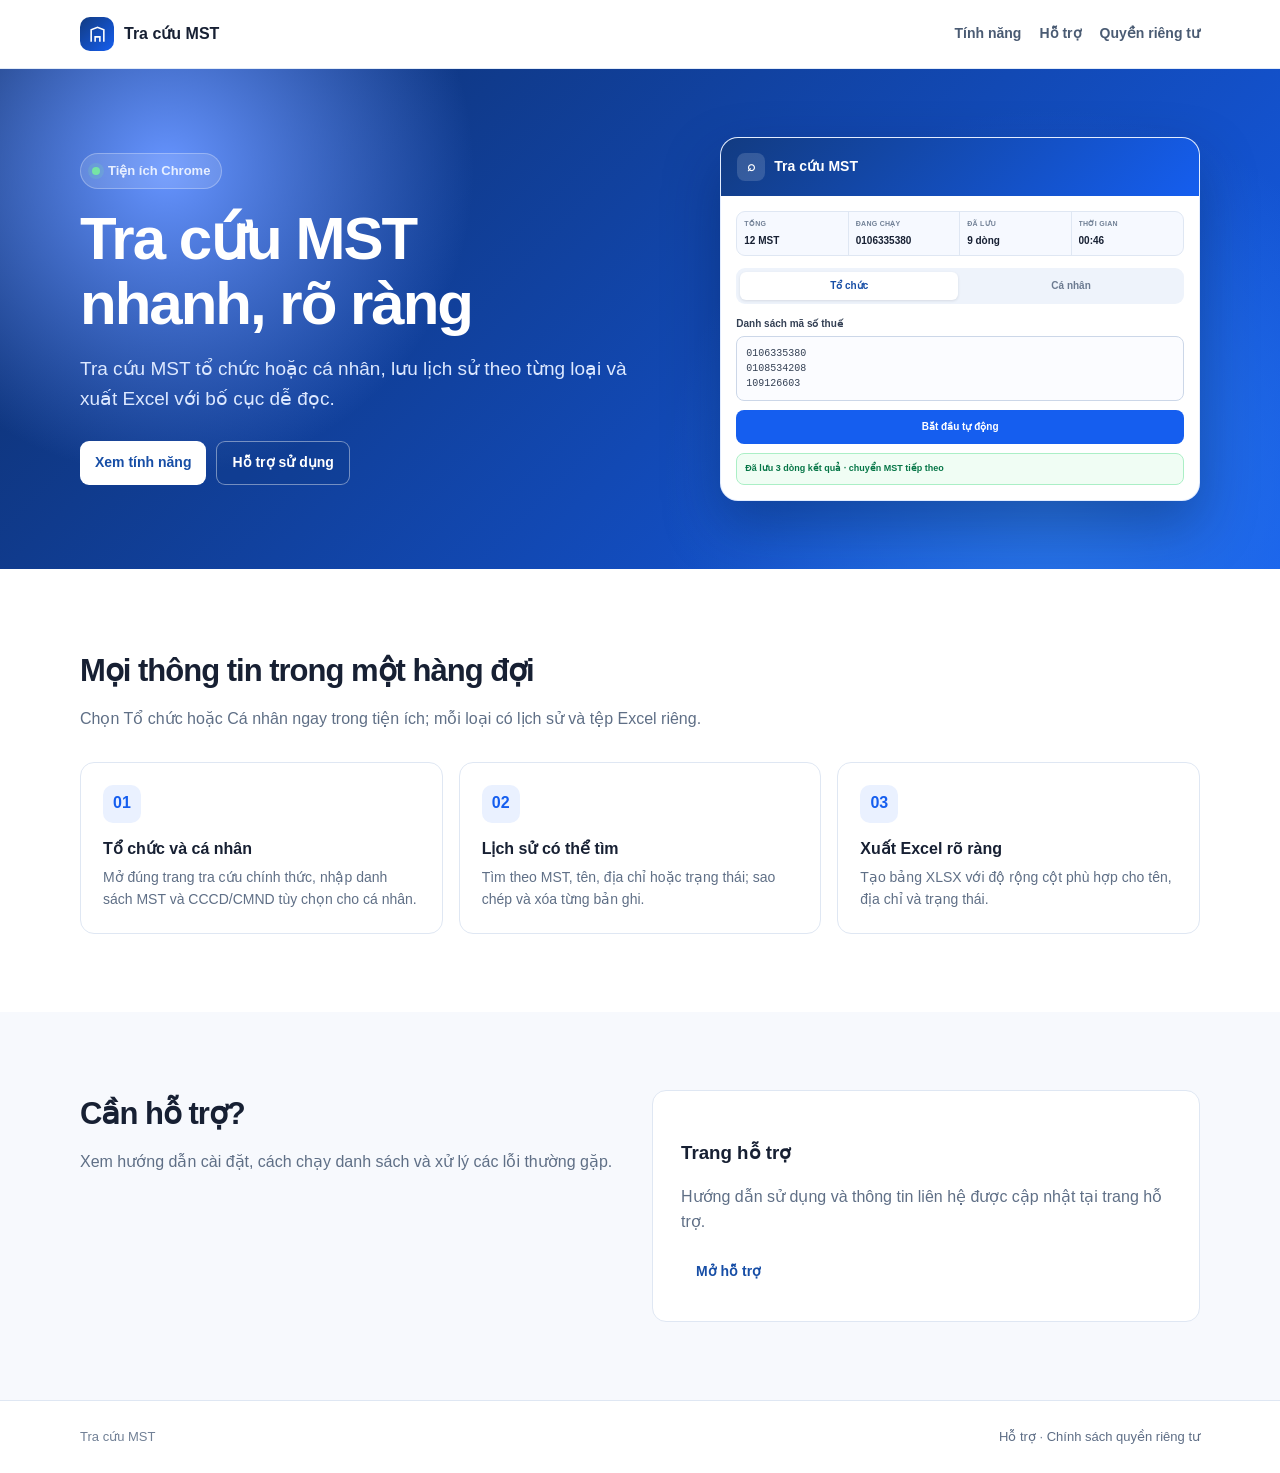
<file: index.html>
<!doctype html><html lang="vi"><head><meta charset="utf-8"><meta name="viewport" content="width=device-width, initial-scale=1"><meta name="description" content="Tra cứu MST – tiện ích Chrome quản lý hàng đợi tra cứu mã số thuế và xuất Excel."><title>Tra cứu MST</title><link rel="stylesheet" href="styles.css"></head><body>
<header class="site-header"><nav class="wrap nav"><a class="brand" href="index.html"><span class="brand-mark"><svg viewBox="0 0 24 24" fill="none" stroke="currentColor" stroke-width="2"><path d="M4 21V6l8-3 8 3v15"/><path d="M9 21v-6h6v6M8 9h.01M12 9h.01M16 9h.01"/></svg></span>Tra cứu MST</a><div class="nav-links"><a href="#tinh-nang">Tính năng</a><a href="support.html">Hỗ trợ</a><a href="privacy.html">Quyền riêng tư</a></div></nav></header>
<main><section class="hero"><div class="wrap hero-grid"><div><span class="eyebrow">Tiện ích Chrome</span><h1>Tra cứu MST<br>nhanh, rõ ràng</h1><p class="lead">Tra cứu MST tổ chức hoặc cá nhân, lưu lịch sử theo từng loại và xuất Excel với bố cục dễ đọc.</p><div class="actions"><a class="button" href="#tinh-nang">Xem tính năng</a><a class="button secondary" href="support.html">Hỗ trợ sử dụng</a></div></div><div class="app-card"><div class="app-head"><b>⌕</b>Tra cứu MST</div><div class="app-body"><div class="summary"><div><small>Tổng</small><b>12 MST</b></div><div><small>Đang chạy</small><b>0106335380</b></div><div><small>Đã lưu</small><b>9 dòng</b></div><div><small>Thời gian</small><b>00:46</b></div></div><div class="tabs"><span class="active">Tổ chức</span><span>Cá nhân</span></div><span class="fake-label">Danh sách mã số thuế</span><div class="fake-list">0106335380<br>0108534208<br>109126603</div><div class="fake-button">Bắt đầu tự động</div><div class="fake-status">Đã lưu 3 dòng kết quả · chuyển MST tiếp theo</div></div></div></div></section>
<section class="section" id="tinh-nang"><div class="wrap"><h2>Mọi thông tin trong một hàng đợi</h2><p class="section-intro">Chọn Tổ chức hoặc Cá nhân ngay trong tiện ích; mỗi loại có lịch sử và tệp Excel riêng.</p><div class="cards"><article class="card"><div class="card-icon">01</div><h3>Tổ chức và cá nhân</h3><p>Mở đúng trang tra cứu chính thức, nhập danh sách MST và CCCD/CMND tùy chọn cho cá nhân.</p></article><article class="card"><div class="card-icon">02</div><h3>Lịch sử có thể tìm</h3><p>Tìm theo MST, tên, địa chỉ hoặc trạng thái; sao chép và xóa từng bản ghi.</p></article><article class="card"><div class="card-icon">03</div><h3>Xuất Excel rõ ràng</h3><p>Tạo bảng XLSX với độ rộng cột phù hợp cho tên, địa chỉ và trạng thái.</p></article></div></div></section>
<section class="section alt"><div class="wrap support"><div><h2>Cần hỗ trợ?</h2><p class="section-intro">Xem hướng dẫn cài đặt, cách chạy danh sách và xử lý các lỗi thường gặp.</p></div><div class="support-box"><h3>Trang hỗ trợ</h3><p>Hướng dẫn sử dụng và thông tin liên hệ được cập nhật tại trang hỗ trợ.</p><a class="button" href="support.html">Mở hỗ trợ</a></div></div></section></main>
<footer class="site-footer"><div class="wrap footer-row"><span>Tra cứu MST</span><span><a href="support.html">Hỗ trợ</a> · <a href="privacy.html">Chính sách quyền riêng tư</a></span></div></footer></body></html>
</file>
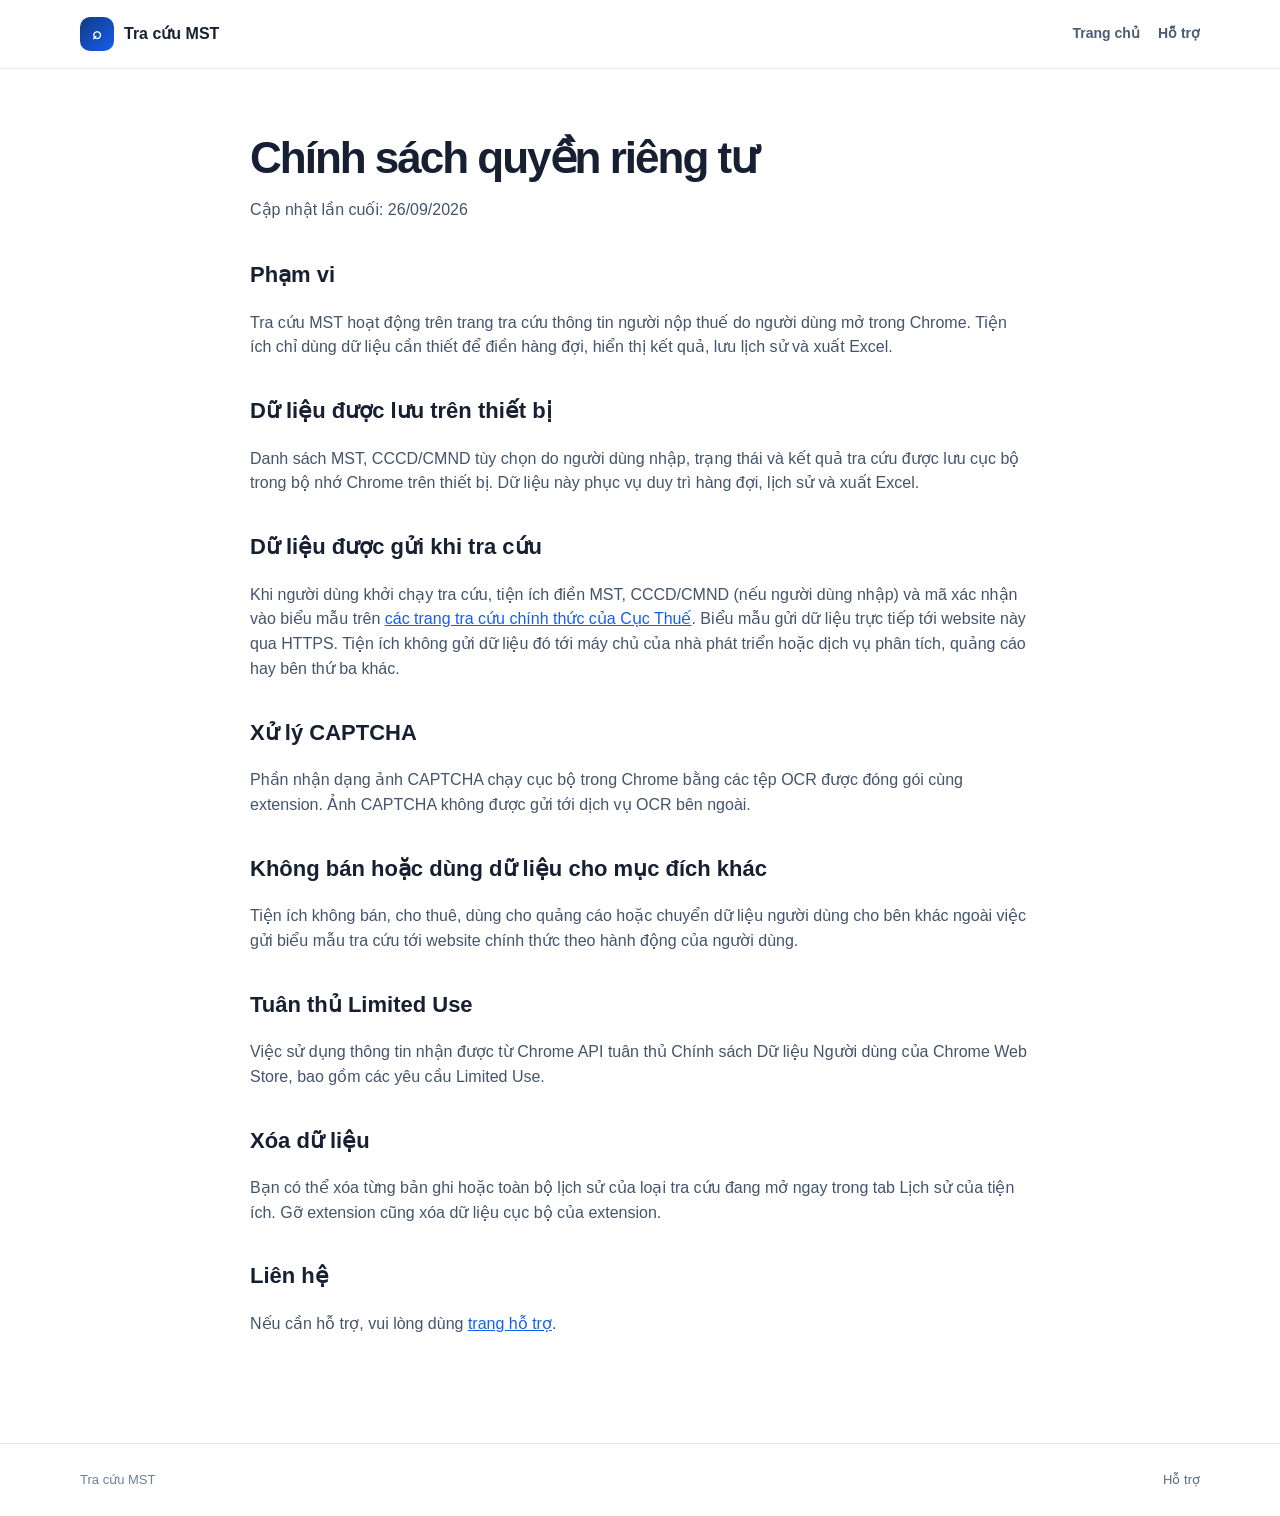
<file: privacy.html>
<!doctype html><html lang="vi"><head><meta charset="utf-8"><meta name="viewport" content="width=device-width, initial-scale=1"><title>Quyền riêng tư · Tra cứu MST</title><link rel="stylesheet" href="styles.css"></head><body><header class="site-header"><nav class="wrap nav"><a class="brand" href="index.html"><span class="brand-mark">⌕</span>Tra cứu MST</a><div class="nav-links"><a href="index.html">Trang chủ</a><a href="support.html">Hỗ trợ</a></div></nav></header><main class="page"><div class="wrap prose"><div class="page-head"><h1>Chính sách quyền riêng tư</h1><p>Cập nhật lần cuối: 26/09/2026</p></div><h2>Phạm vi</h2><p>Tra cứu MST hoạt động trên trang tra cứu thông tin người nộp thuế do người dùng mở trong Chrome. Tiện ích chỉ dùng dữ liệu cần thiết để điền hàng đợi, hiển thị kết quả, lưu lịch sử và xuất Excel.</p><h2>Dữ liệu được lưu trên thiết bị</h2><p>Danh sách MST, CCCD/CMND tùy chọn do người dùng nhập, trạng thái và kết quả tra cứu được lưu cục bộ trong bộ nhớ Chrome trên thiết bị. Dữ liệu này phục vụ duy trì hàng đợi, lịch sử và xuất Excel.</p><h2>Dữ liệu được gửi khi tra cứu</h2><p>Khi người dùng khởi chạy tra cứu, tiện ích điền MST, CCCD/CMND (nếu người dùng nhập) và mã xác nhận vào biểu mẫu trên <a href="https://tracuunnt.gdt.gov.vn/tcnnt/mstdn.jsp">các trang tra cứu chính thức của Cục Thuế</a>. Biểu mẫu gửi dữ liệu trực tiếp tới website này qua HTTPS. Tiện ích không gửi dữ liệu đó tới máy chủ của nhà phát triển hoặc dịch vụ phân tích, quảng cáo hay bên thứ ba khác.</p><h2>Xử lý CAPTCHA</h2><p>Phần nhận dạng ảnh CAPTCHA chạy cục bộ trong Chrome bằng các tệp OCR được đóng gói cùng extension. Ảnh CAPTCHA không được gửi tới dịch vụ OCR bên ngoài.</p><h2>Không bán hoặc dùng dữ liệu cho mục đích khác</h2><p>Tiện ích không bán, cho thuê, dùng cho quảng cáo hoặc chuyển dữ liệu người dùng cho bên khác ngoài việc gửi biểu mẫu tra cứu tới website chính thức theo hành động của người dùng.</p><h2>Tuân thủ Limited Use</h2><p>Việc sử dụng thông tin nhận được từ Chrome API tuân thủ Chính sách Dữ liệu Người dùng của Chrome Web Store, bao gồm các yêu cầu Limited Use.</p><h2>Xóa dữ liệu</h2><p>Bạn có thể xóa từng bản ghi hoặc toàn bộ lịch sử của loại tra cứu đang mở ngay trong tab Lịch sử của tiện ích. Gỡ extension cũng xóa dữ liệu cục bộ của extension.</p><h2>Liên hệ</h2><p>Nếu cần hỗ trợ, vui lòng dùng <a href="support.html">trang hỗ trợ</a>.</p></div></main><footer class="site-footer"><div class="wrap footer-row"><span>Tra cứu MST</span><span><a href="support.html">Hỗ trợ</a></span></div></footer></body></html>
</file>
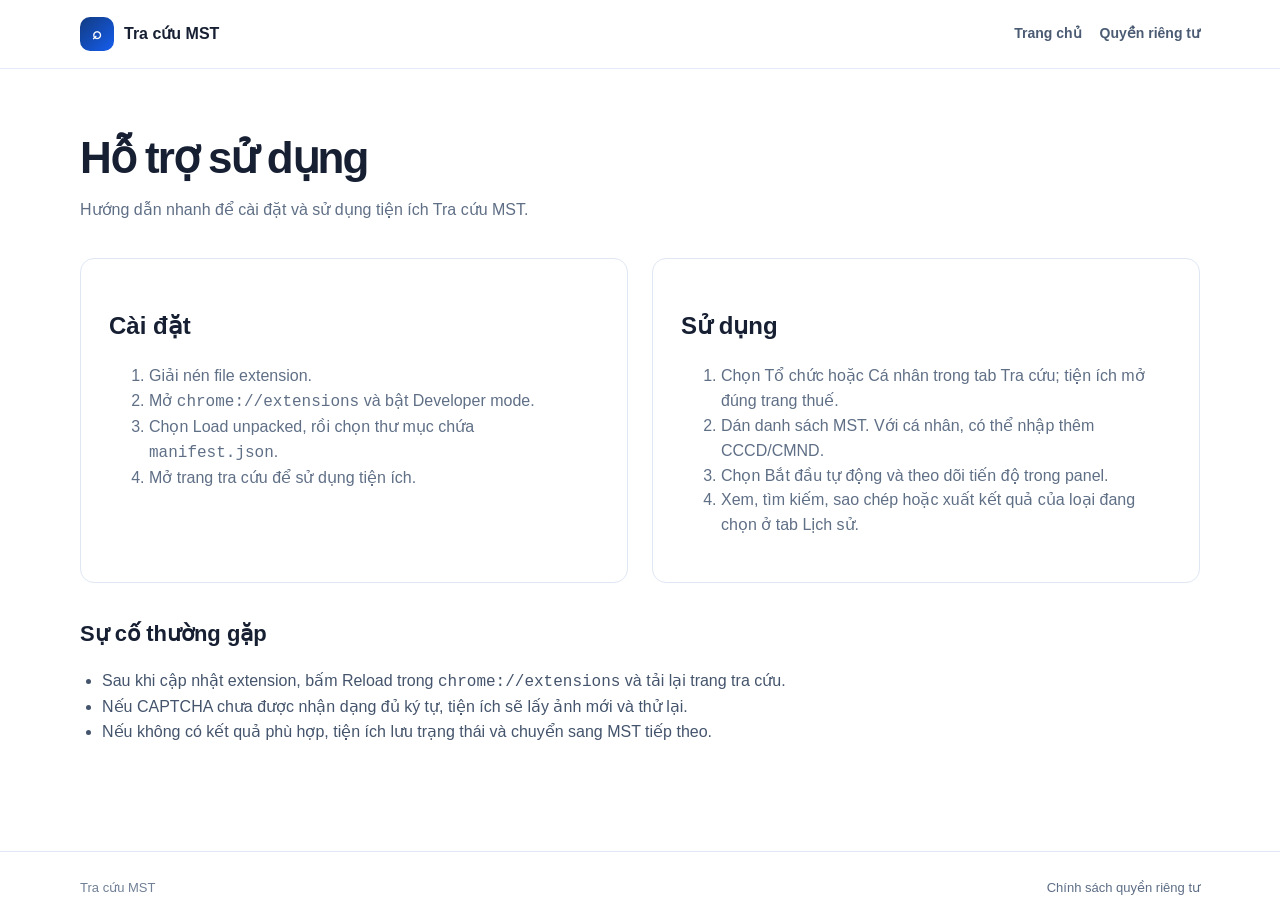
<file: support.html>
<!doctype html><html lang="vi"><head><meta charset="utf-8"><meta name="viewport" content="width=device-width, initial-scale=1"><title>Hỗ trợ · Tra cứu MST</title><link rel="stylesheet" href="styles.css"></head><body><header class="site-header"><nav class="wrap nav"><a class="brand" href="index.html"><span class="brand-mark">⌕</span>Tra cứu MST</a><div class="nav-links"><a href="index.html">Trang chủ</a><a href="privacy.html">Quyền riêng tư</a></div></nav></header><main class="page"><div class="wrap"><div class="page-head"><h1>Hỗ trợ sử dụng</h1><p>Hướng dẫn nhanh để cài đặt và sử dụng tiện ích Tra cứu MST.</p></div><div class="support"><article class="support-box"><h2>Cài đặt</h2><ol><li>Giải nén file extension.</li><li>Mở <code>chrome://extensions</code> và bật Developer mode.</li><li>Chọn Load unpacked, rồi chọn thư mục chứa <code>manifest.json</code>.</li><li>Mở trang tra cứu để sử dụng tiện ích.</li></ol></article><article class="support-box"><h2>Sử dụng</h2><ol><li>Chọn Tổ chức hoặc Cá nhân trong tab Tra cứu; tiện ích mở đúng trang thuế.</li><li>Dán danh sách MST. Với cá nhân, có thể nhập thêm CCCD/CMND.</li><li>Chọn Bắt đầu tự động và theo dõi tiến độ trong panel.</li><li>Xem, tìm kiếm, sao chép hoặc xuất kết quả của loại đang chọn ở tab Lịch sử.</li></ol></article></div><div class="prose"><h2>Sự cố thường gặp</h2><ul><li>Sau khi cập nhật extension, bấm Reload trong <code>chrome://extensions</code> và tải lại trang tra cứu.</li><li>Nếu CAPTCHA chưa được nhận dạng đủ ký tự, tiện ích sẽ lấy ảnh mới và thử lại.</li><li>Nếu không có kết quả phù hợp, tiện ích lưu trạng thái và chuyển sang MST tiếp theo.</li></ul></div></div></main><footer class="site-footer"><div class="wrap footer-row"><span>Tra cứu MST</span><span><a href="privacy.html">Chính sách quyền riêng tư</a></span></div></footer></body></html>
</file>
<file: styles.css>
:root { --navy: #123b81; --blue: #155eef; --ink: #172033; --muted: #5f6f86; --line: #dfe7f3; --surface: #f6f9ff; }
* { box-sizing: border-box; }
html { scroll-behavior: smooth; }
body { margin: 0; color: var(--ink); background: #fff; font: 16px/1.55 Inter, ui-sans-serif, -apple-system, BlinkMacSystemFont, "Segoe UI", sans-serif; }
a { color: var(--blue); }
.wrap { width: min(1120px, calc(100% - 40px)); margin: 0 auto; }
.site-header { position: sticky; top: 0; z-index: 10; border-bottom: 1px solid rgba(219, 230, 246, .8); background: rgba(255,255,255,.92); backdrop-filter: blur(12px); }
.nav { display: flex; align-items: center; justify-content: space-between; min-height: 68px; gap: 24px; }
.brand { display: inline-flex; align-items: center; gap: 10px; color: var(--ink); font-weight: 800; text-decoration: none; }
.brand-mark { display: grid; place-items: center; width: 34px; height: 34px; border-radius: 10px; color: #fff; background: linear-gradient(135deg, var(--navy), var(--blue)); }
.brand-mark svg { width: 19px; height: 19px; }
.nav-links { display: flex; gap: 18px; font-size: 14px; font-weight: 650; }
.nav-links a { color: #4a5b73; text-decoration: none; }
.hero { overflow: hidden; color: white; background: radial-gradient(circle at 13% 20%, #6694ff 0, transparent 26%), radial-gradient(circle at 82% 85%, #2975e8 0, transparent 34%), linear-gradient(135deg, #0e2d66, #155eef); }
.hero-grid { display: grid; grid-template-columns: 1.1fr .9fr; align-items: center; min-height: 490px; gap: 54px; padding: 68px 0; }
.eyebrow { display: inline-flex; align-items: center; gap: 8px; padding: 7px 11px; border: 1px solid rgba(255,255,255,.28); border-radius: 999px; background: rgba(255,255,255,.13); color: #e7efff; font-size: 13px; font-weight: 700; }
.eyebrow::before { width: 8px; height: 8px; border-radius: 50%; background: #76e4a5; content: ""; box-shadow: 0 0 0 4px rgba(118,228,165,.18); }
h1 { max-width: 650px; margin: 18px 0; font-size: clamp(38px, 5vw, 60px); line-height: 1.08; letter-spacing: -2px; }
.lead { max-width: 580px; margin: 0; color: #dce8ff; font-size: 19px; }
.actions { display: flex; flex-wrap: wrap; gap: 10px; margin-top: 28px; }
.button { display: inline-flex; align-items: center; justify-content: center; min-height: 42px; padding: 10px 15px; border-radius: 9px; color: #174ea6; background: #fff; font-size: 14px; font-weight: 750; text-decoration: none; }
.button.secondary { border: 1px solid rgba(255,255,255,.42); color: #fff; background: rgba(18,59,129,.24); }
.app-card { overflow: hidden; border: 1px solid rgba(221,233,255,.8); border-radius: 18px; color: var(--ink); background: #fff; box-shadow: 0 25px 55px rgba(4, 22, 59, .34); }
.app-head { display: flex; align-items: center; gap: 9px; padding: 15px 16px; color: #fff; background: linear-gradient(135deg, var(--navy), var(--blue)); font-size: 14px; font-weight: 800; }
.app-head b { display: grid; place-items: center; width: 28px; height: 28px; border-radius: 8px; background: rgba(255,255,255,.15); }
.app-body { padding: 15px; }
.summary { display: grid; grid-template-columns: repeat(4, 1fr); overflow: hidden; border: 1px solid var(--line); border-radius: 9px; background: var(--surface); }
.summary div { min-width: 0; padding: 7px; border-right: 1px solid var(--line); } .summary div:last-child { border: 0; }
.summary small { display: block; overflow: hidden; color: #718096; font-size: 7px; font-weight: 800; letter-spacing: .04em; text-overflow: ellipsis; text-transform: uppercase; white-space: nowrap; }.summary b { display: block; overflow: hidden; margin-top: 3px; font-size: 10px; text-overflow: ellipsis; white-space: nowrap; }
.tabs { display: grid; grid-template-columns: 1fr 1fr; gap: 4px; margin: 12px 0; padding: 4px; border-radius: 9px; background: #eef3fb; }.tabs span { padding: 6px; border-radius: 6px; color: #6b7a90; font-size: 10px; font-weight: 750; text-align: center; }.tabs .active { color: #174ea6; background: #fff; box-shadow: 0 1px 3px #1018281c; }
.fake-label { display: block; margin-bottom: 5px; color: #344054; font-size: 10px; font-weight: 800; }.fake-list { padding: 9px; border: 1px solid #ccd7e8; border-radius: 8px; color: #344054; background: #fbfcff; font: 10px/1.5 ui-monospace, monospace; }.fake-button { margin-top: 9px; padding: 9px; border-radius: 8px; color: #fff; background: var(--blue); font-size: 10px; font-weight: 800; text-align: center; }.fake-status { margin-top: 9px; padding: 8px; border: 1px solid #abefc6; border-radius: 8px; color: #067647; background: #f0fdf4; font-size: 9px; font-weight: 700; }
.section { padding: 78px 0; }.section.alt { background: #f7f9fd; }.section h2 { margin: 0; font-size: 31px; letter-spacing: -1px; }.section-intro { max-width: 670px; margin: 12px 0 0; color: var(--muted); }.cards { display: grid; grid-template-columns: repeat(3, 1fr); gap: 16px; margin-top: 30px; }.card { padding: 22px; border: 1px solid var(--line); border-radius: 14px; background: #fff; }.card-icon { display: grid; place-items: center; width: 38px; height: 38px; border-radius: 10px; color: var(--blue); background: #eaf1ff; font-weight: 800; }.card h3 { margin: 14px 0 6px; font-size: 16px; }.card p { margin: 0; color: var(--muted); font-size: 14px; }
.support { display: grid; grid-template-columns: 1fr 1fr; gap: 24px; }.support-box { padding: 28px; border: 1px solid var(--line); border-radius: 14px; background: #fff; }.support-box p, .support-box li { color: var(--muted); }.support-box ul { padding-left: 20px; }.page { padding: 65px 0 90px; }.page-head { max-width: 780px; margin-bottom: 36px; }.page-head h1 { margin: 0; color: var(--ink); font-size: 44px; }.page-head p { color: var(--muted); }.prose { max-width: 780px; }.prose h2 { margin-top: 34px; font-size: 22px; }.prose p, .prose li { color: #44546c; }.prose ul { padding-left: 22px; }
.site-footer { padding: 26px 0; border-top: 1px solid var(--line); color: #718096; font-size: 13px; }.footer-row { display: flex; justify-content: space-between; gap: 16px; }.footer-row a { color: #5d6d85; text-decoration: none; }
@media (max-width: 760px) { .wrap { width: min(100% - 28px, 1120px); }.nav { min-height: 60px; }.nav-links { gap: 12px; font-size: 12px; }.hero-grid, .support { grid-template-columns: 1fr; }.hero-grid { gap: 34px; padding: 52px 0; }.app-card { max-width: 420px; }.cards { grid-template-columns: 1fr; }.section { padding: 56px 0; }.footer-row { flex-direction: column; }.page { padding-top: 45px; } }
</file>
